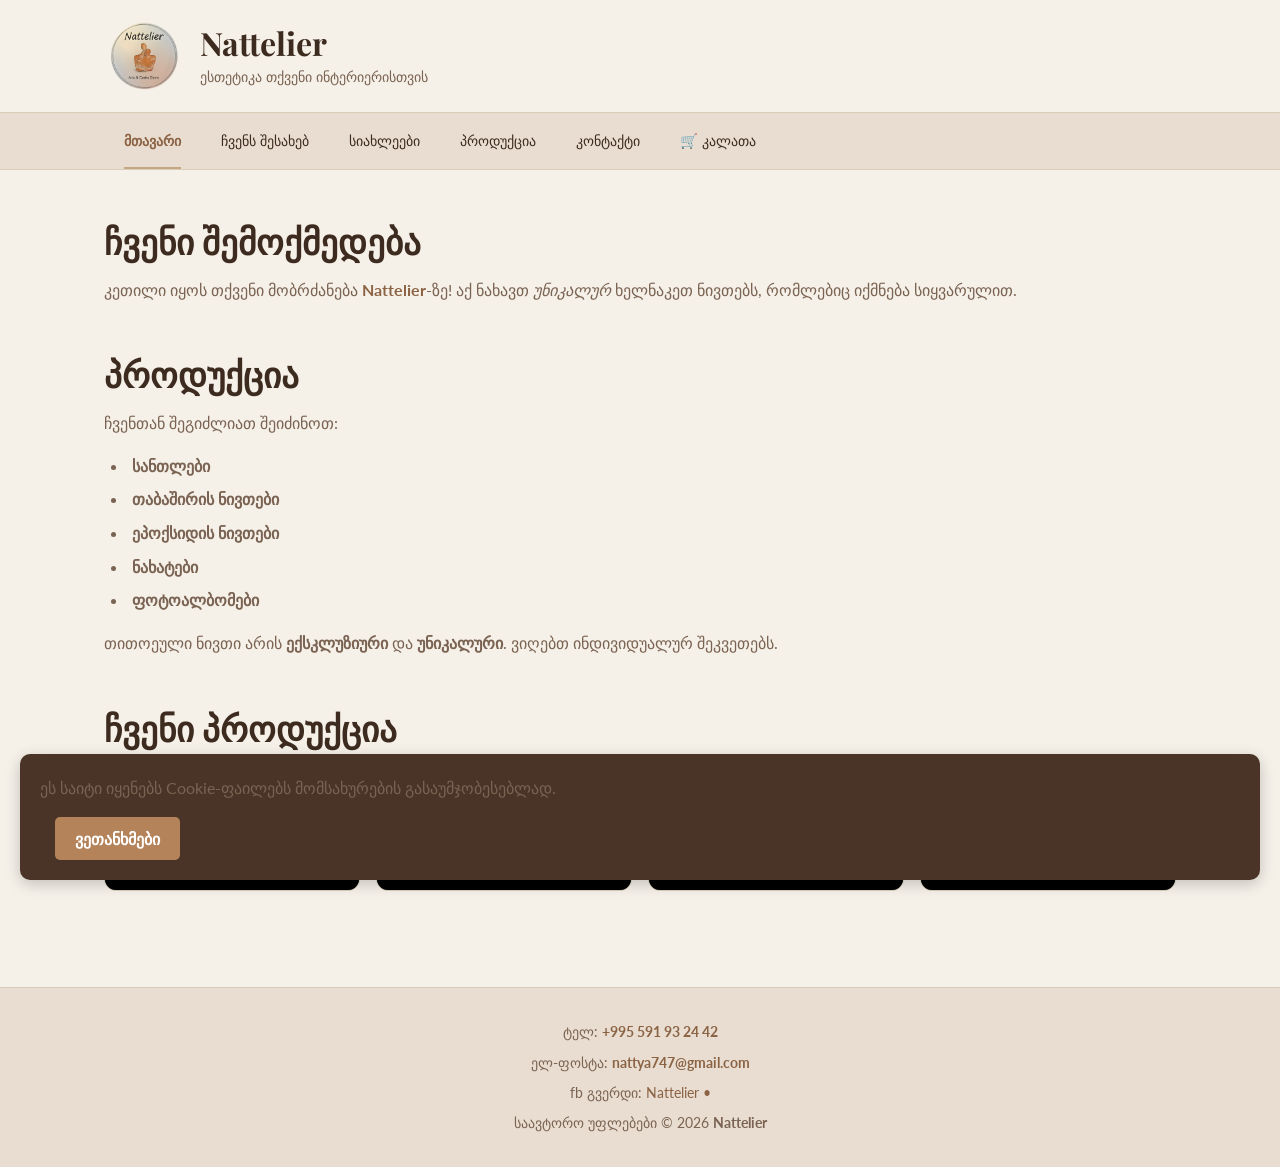
<file: index.html>
<!DOCTYPE html>
<html lang="ka">
<head>
    <meta charset="UTF-8">
    <meta name="viewport" content="width=device-width, initial-scale=1.0">
    <title>Nattelier - ხელნაკეთი ნივთები</title>
    <link rel="preconnect" href="https://fonts.googleapis.com">
    <link rel="preconnect" href="https://fonts.gstatic.com" crossorigin>
    <link href="https://fonts.googleapis.com/css2?family=Playfair+Display:wght@400;700&family=Lato:wght@400;700&display=swap" rel="stylesheet">
    <link rel="stylesheet" href="./styles/reset.css">
    <link rel="stylesheet" href="./styles/global.css">
    <link rel="icon" type="image/x-icon" href="./images/favicon.ico">
    <script type="module" src="./scripts/global.js"></script>
</head>
<body>
<header>
    <div class="header-inner">
        <a href="index.html">
            <img src="./images/logo.png" alt="Nattelier ლოგო">
        </a>
        <div>
            <h1>Nattelier</h1>
            <p>ესთეტიკა თქვენი ინტერიერისთვის</p>
        </div>
    </div>
</header>
    <nav>
        <div class="nav-inner">
            <button class="burger">☰</button>
            <ul>
                <li><a href="./index.html" class="active">მთავარი</a></li>
                <li><a href="./pages/about.html">ჩვენს შესახებ</a></li>
                <li><a href="./pages/news.html">სიახლეები</a></li>
                <li><a href="./pages/products.html">პროდუქცია</a></li>
                <li><a href="./pages/contact.html">კონტაქტი</a></li>
                <li><a href="#" class="cart-icon">🛒 კალათა</a></li>
            </ul>
        </div>
    </nav>
    <main>
        <section>
            <h2>ჩვენი შემოქმედება</h2>
            <p>
                კეთილი იყოს თქვენი მობრძანება 
                <strong><a href="https://www.facebook.com/share/1AroGSSLgT/?mibextid=wwXIfr" target="_blank">Nattelier</a></strong>-ზე!
                აქ ნახავთ <em>უნიკალურ</em> ხელნაკეთ ნივთებს, რომლებიც იქმნება სიყვარულით.
            </p>
        </section>
        <section>
            <h2>პროდუქცია</h2>
            <p>ჩვენთან შეგიძლიათ შეიძინოთ:</p>
            <ul>
                <li><strong>სანთლები</strong></li>
                <li><strong>თაბაშირის ნივთები</strong></li>
                <li><strong>ეპოქსიდის ნივთები</strong></li>
                <li><strong>ნახატები</strong></li>
                <li><strong>ფოტოალბომები</strong></li>
            </ul>
            <p>
                თითოეული ნივთი არის <strong>ექსკლუზიური</strong> და <strong>უნიკალური</strong>.
                ვიღებთ ინდივიდუალურ შეკვეთებს.
            </p>
        </section>
        <section>
            <h2>ჩვენი პროდუქცია</h2>
            <div class="video-grid">
                <video controls autoplay muted loop>
                    <source src="./videos/index/video1.mp4" type="video/mp4">
                </video>
                <video controls autoplay muted loop>
                    <source src="./videos/index/video2.mp4" type="video/mp4">
                </video>
                <video controls autoplay muted loop>
                    <source src="./videos/index/video3.mp4" type="video/mp4">
                </video>
                <video controls autoplay muted loop>
                    <source src="./videos/index/video4.mp4" type="video/mp4">
                </video>
            </div>
        </section>
    </main>
    <div id="cookie-banner" class="cookie-notice" style="display: none;">
        <p>ეს საიტი იყენებს Cookie-ფაილებს მომსახურების გასაუმჯობესებლად.</p>
        <button id="accept-cookies" class="cookie-btn">ვეთანხმები</button>
    </div>
    <footer>
        <div class="footer-inner">
            <p>ტელ: <a href="tel:+995591932442"><strong>+995 591 93 24 42</strong></a></p>
            <p>ელ-ფოსტა: <a href="mailto:nattya747@gmail.com"><strong>nattya747@gmail.com</strong></a></p>
            <p>
                fb გვერდი:
                <a href="https://www.facebook.com/share/1AroGSSLgT/?mibextid=wwXIfr" target="_blank">
                    Nattelier •
                </a>
            </p>
            <p>საავტორო უფლებები &copy; 2026 <strong>Nattelier</strong></p>
        </div>
    </footer>
    <button id="scroll-top" title="ზემოთ ასვლა">
        <img src="./images/arrow-up.svg" alt="ისარი">
    </button>
    <div id="cart-drawer" class="cart-drawer">
        <div class="cart-header">
            <h2>კალათა (<span id="cart-count">0</span>)</h2>
            <button id="close-cart" class="close-btn">&times;</button>
        </div>
        <div id="cart-items" class="cart-items-container">
            <p class="empty-msg">კალათა ცარიელია</p>
        </div>
        <div class="cart-footer">
            <div class="subtotal">
                <span>ჯამი:</span>
                <span id="cart-total">0 ₾</span>
            </div>
            <button class="checkout-btn">შეძენა</button>
        </div>
    </div>
    <div id="cart-overlay" class="cart-overlay"></div>
</body>
</html>
</file>
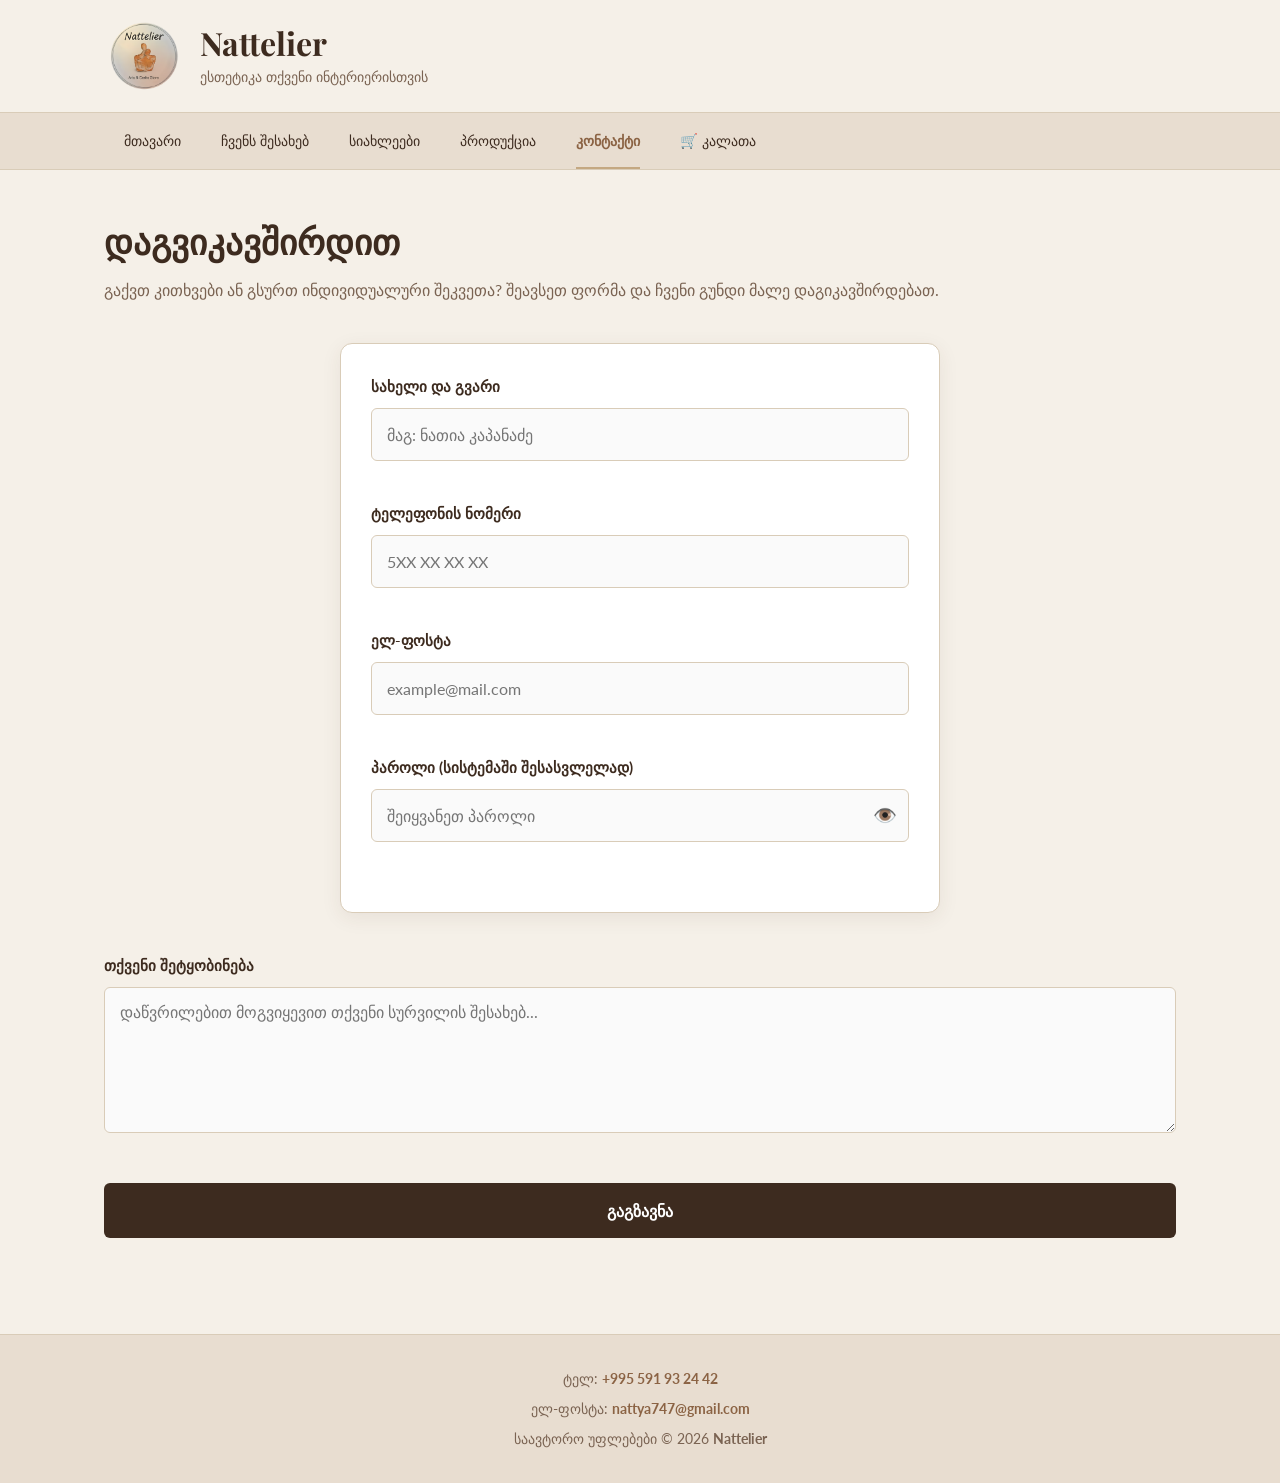
<file: pages/contact.html>
<!DOCTYPE html>
<html lang="ka">
<head>
    <meta charset="UTF-8">
    <meta name="viewport" content="width=device-width, initial-scale=1.0">
    <title>Nattelier - კონტაქტი</title>
    <link rel="preconnect" href="https://fonts.googleapis.com">
    <link rel="preconnect" href="https://fonts.gstatic.com" crossorigin>
    <link href="https://fonts.googleapis.com/css2?family=Playfair+Display:wght@400;700&family=Lato:wght@400;700&display=swap" rel="stylesheet">
    <link rel="stylesheet" href="../styles/reset.css">
    <link rel="stylesheet" href="../styles/global.css">
    <link rel="icon" type="image/x-icon" href="../images/favicon.ico">
    <script type="module" src="../scripts/global.js"></script>
</head>
<body>
    <header>
        <div class="header-inner">
            <a href="../index.html">
                <img src="../images/logo.png" alt="Nattelier ლოგო" width="130">
            </a>
            <div>
                <h1>Nattelier</h1>
                <p>ესთეტიკა თქვენი ინტერიერისთვის</p>
            </div>
        </div>
    </header>
    <nav>
        <div class="nav-inner">
            <button class="burger">☰</button>
            <ul>
                <li><a href="../index.html">მთავარი</a></li>
                <li><a href="./about.html">ჩვენს შესახებ</a></li>
                <li><a href="./news.html">სიახლეები</a></li>
                <li><a href="./products.html">პროდუქცია</a></li>
                <li><a href="./contact.html" class="active">კონტაქტი</a></li>
                <li><a href="#" class="cart-icon">🛒 კალათა</a></li>
            </ul>
        </div>
    </nav>
    <main class="container">
        <section class="contact-section">
            <div class="contact-header">
                <h2>დაგვიკავშირდით</h2>
                <p>გაქვთ კითხვები ან გსურთ ინდივიდუალური შეკვეთა? შეავსეთ ფორმა და ჩვენი გუნდი მალე დაგიკავშირდებათ.</p>
            </div>
            <div class="contact-wrapper">
                <form id="contact-form" novalidate>
                    <div class="form-group">
                        <label for="username">სახელი და გვარი</label>
                        <input type="text" id="username" placeholder="მაგ: ნათია კაპანაძე">
                        <small class="error-text"></small>
                    </div>
                    <div class="form-group">
                        <label for="phone">ტელეფონის ნომერი</label>
                        <input type="tel" id="phone" placeholder="5XX XX XX XX">
                        <small class="error-text"></small>
                    </div>
                    <div class="form-group">
                        <label for="email">ელ-ფოსტა</label>
                        <input type="email" id="email" placeholder="example@mail.com">
                        <small class="error-text"></small>
                    </div>
                    <data class="form-group password-wrapper">
                        <label for="password">პაროლი (სისტემაში შესასვლელად)</label>
                        <div class="input-container">
                            <input type="password" id="password" placeholder="შეიყვანეთ პაროლი">
                            <button type="button" id="togglePassword" class="toggle-btn">👁️</button>
                        </div>
                        <small class="error-text"></small>
                    </div>
                    <div class="form-group">
                        <label for="message">თქვენი შეტყობინება</label>
                        <textarea id="message" rows="5" placeholder="დაწვრილებით მოგვიყევით თქვენი სურვილის შესახებ..."></textarea>
                        <small class="error-text"></small>
                    </div>
                    <button type="submit" class="submit-btn">გაგზავნა</button>         
                    <div id="form-success" class="success-msg" style="display: none;"></div>
                </form>
            </div>
        </section>
    </main>
    <footer>
        <div class="footer-inner">
            <p>ტელ: <a href="tel:+995591932442"><strong>+995 591 93 24 42</strong></a></p>
            <p>ელ-ფოსტა: <a href="mailto:nattya747@gmail.com"><strong>nattya747@gmail.com</strong></a></p>
            <p>საავტორო უფლებები &copy; 2026 <strong>Nattelier</strong></p>
        </div>
    </footer>
    <button id="scroll-top" title="ზემოთ ასვლა">
        <img src="../images/arrow-up.svg" alt="ისარი">
    </button>
    <div id="cart-drawer" class="cart-drawer">
        <div class="cart-header">
            <h2>კალათა (<span id="cart-count">0</span>)</h2>
            <button id="close-cart" class="close-btn">&times;</button>
        </div>
        <div id="cart-items" class="cart-items-container">
            <p class="empty-msg">კალათა ცარიელია</p>
        </div>
        <div class="cart-footer">
            <div class="subtotal">
                <span>ჯამი:</span>
                <span id="cart-total">0 ₾</span>
            </div>
            <button class="checkout-btn">შეძენა</button>
        </div>
    </div>
    <div id="cart-overlay" class="cart-overlay"></div>
</body>
</html>
</file>
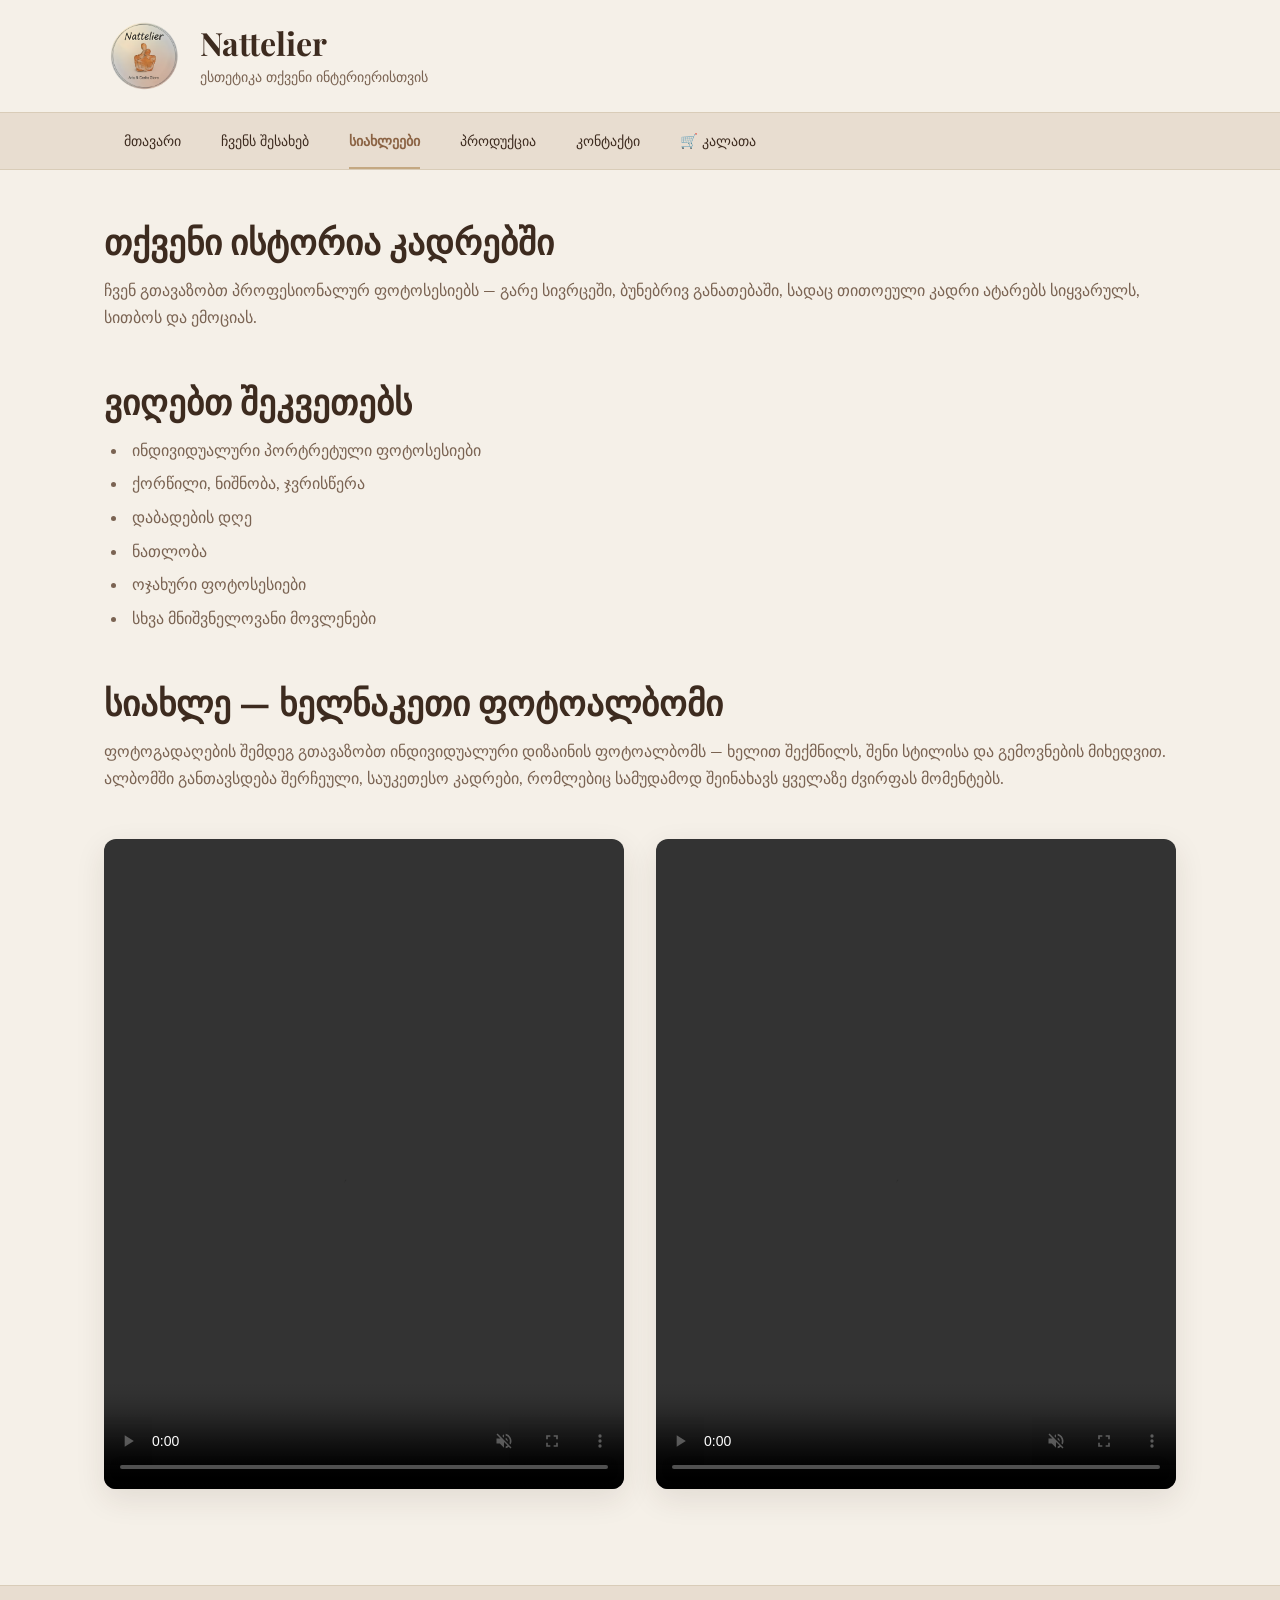
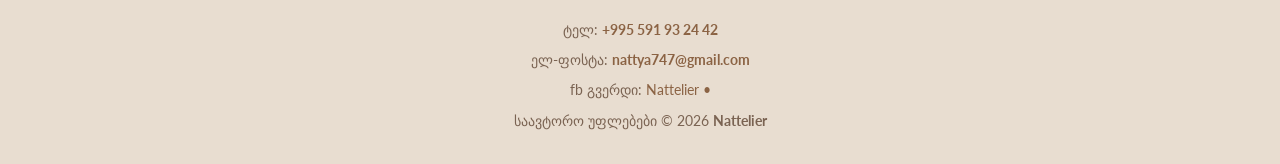
<file: pages/news.html>
<!DOCTYPE html>
<html lang="ka">
<head>
    <meta charset="UTF-8">
    <meta name="viewport" content="width=device-width, initial-scale=1.0">
    <title>Nattelier - სიახლეები</title>
    <link rel="preconnect" href="https://fonts.googleapis.com">
    <link rel="preconnect" href="https://fonts.gstatic.com" crossorigin>
    <link href="https://fonts.googleapis.com/css2?family=Playfair+Display:wght@400;700&family=Lato:wght@400;700&display=swap" rel="stylesheet">
    <link rel="stylesheet" href="../styles/reset.css">
    <link rel="stylesheet" href="../styles/global.css">
    <link rel="icon" type="image/x-icon" href="../images/favicon.ico">
    <script type="module" src="../scripts/global.js"></script>
</head>
<body>
    <header>
        <div class="header-inner">
            <a href="../index.html">
                <img src="../images/logo.png" alt="Nattelier ლოგო">
            </a>
            <div>
                <h1>Nattelier</h1>
                <p>ესთეტიკა თქვენი ინტერიერისთვის</p>
            </div>
        </div>
    </header>
    <nav>
        <div class="nav-inner">
            <button class="burger">☰</button>
            <ul>
                <li><a href="../index.html">მთავარი</a></li>
                <li><a href="./about.html">ჩვენს შესახებ</a></li>
                <li><a href="./news.html" class="active">სიახლეები</a></li>
                <li><a href="./products.html">პროდუქცია</a></li>
                <li><a href="./contact.html">კონტაქტი</a></li>
                <li><a href="#" class="cart-icon">🛒 კალათა</a></li>
            </ul>
        </div>
    </nav>
    <main>
        <section>
            <h2>თქვენი ისტორია კადრებში</h2>
            <p>
                ჩვენ გთავაზობთ პროფესიონალურ ფოტოსესიებს — გარე სივრცეში, ბუნებრივ განათებაში,
                სადაც თითოეული კადრი ატარებს სიყვარულს, სითბოს და ემოციას.
            </p>
        </section>
        <section>
            <h2>ვიღებთ შეკვეთებს</h2>
            <ul>
                <li>ინდივიდუალური პორტრეტული ფოტოსესიები</li>
                <li>ქორწილი, ნიშნობა, ჯვრისწერა</li>
                <li>დაბადების დღე</li>
                <li>ნათლობა</li>
                <li>ოჯახური ფოტოსესიები</li>
                <li>სხვა მნიშვნელოვანი მოვლენები</li>
            </ul>
        </section>
        <section>
            <h2>სიახლე — ხელნაკეთი ფოტოალბომი</h2>
            <p>
                ფოტოგადაღების შემდეგ გთავაზობთ ინდივიდუალური დიზაინის ფოტოალბომს — ხელით შექმნილს,
                შენი სტილისა და გემოვნების მიხედვით. ალბომში განთავსდება შერჩეული, საუკეთესო კადრები,
                რომლებიც სამუდამოდ შეინახავს ყველაზე ძვირფას მომენტებს.
            </p>
            <div class="video-grid-two">
                <div class="video-wrapper">
                    <video controls autoplay muted loop>
                        <source src="../videos/news/album.mp4" type="video/mp4">
                    </video>
                </div>
                
                <div class="video-wrapper">
                    <video controls autoplay muted loop>
                        <source src="../videos/news/album1.mp4" type="video/mp4">
                    </video>
                </div>
            </div>
        </section>
    </main>
    <footer>
        <div class="footer-inner">
            <p>ტელ: <a href="tel:+995591932442"><strong>+995 591 93 24 42</strong></a></p>
            <p>ელ-ფოსტა: <a href="mailto:nattya747@gmail.com"><strong>nattya747@gmail.com</strong></a></p>
            <p>
                fb გვერდი:
                <a href="https://www.facebook.com/share/1AroGSSLgT/?mibextid=wwXIfr" target="_blank">
                    Nattelier •
                </a>
            </p>
            <p>საავტორო უფლებები &copy; 2026 <strong>Nattelier</strong></p>
        </div>
    </footer>
    <button id="scroll-top" title="ზემოთ ასვლა">
        <img src="../images/arrow-up.svg" alt="ისარი">
    </button>
    <div id="cart-drawer" class="cart-drawer">
        <div class="cart-header">
            <h2>კალათა (<span id="cart-count">0</span>)</h2>
            <button id="close-cart" class="close-btn">&times;</button>
        </div>
        <div id="cart-items" class="cart-items-container">
            <p class="empty-msg">კალათა ცარიელია</p>
        </div>
        <div class="cart-footer">
            <div class="subtotal">
                <span>ჯამი:</span>
                <span id="cart-total">0 ₾</span>
            </div>
            <button class="checkout-btn">შეძენა</button>
        </div>
    </div>
    <div id="cart-overlay" class="cart-overlay"></div>
</body>
</html>
</file>
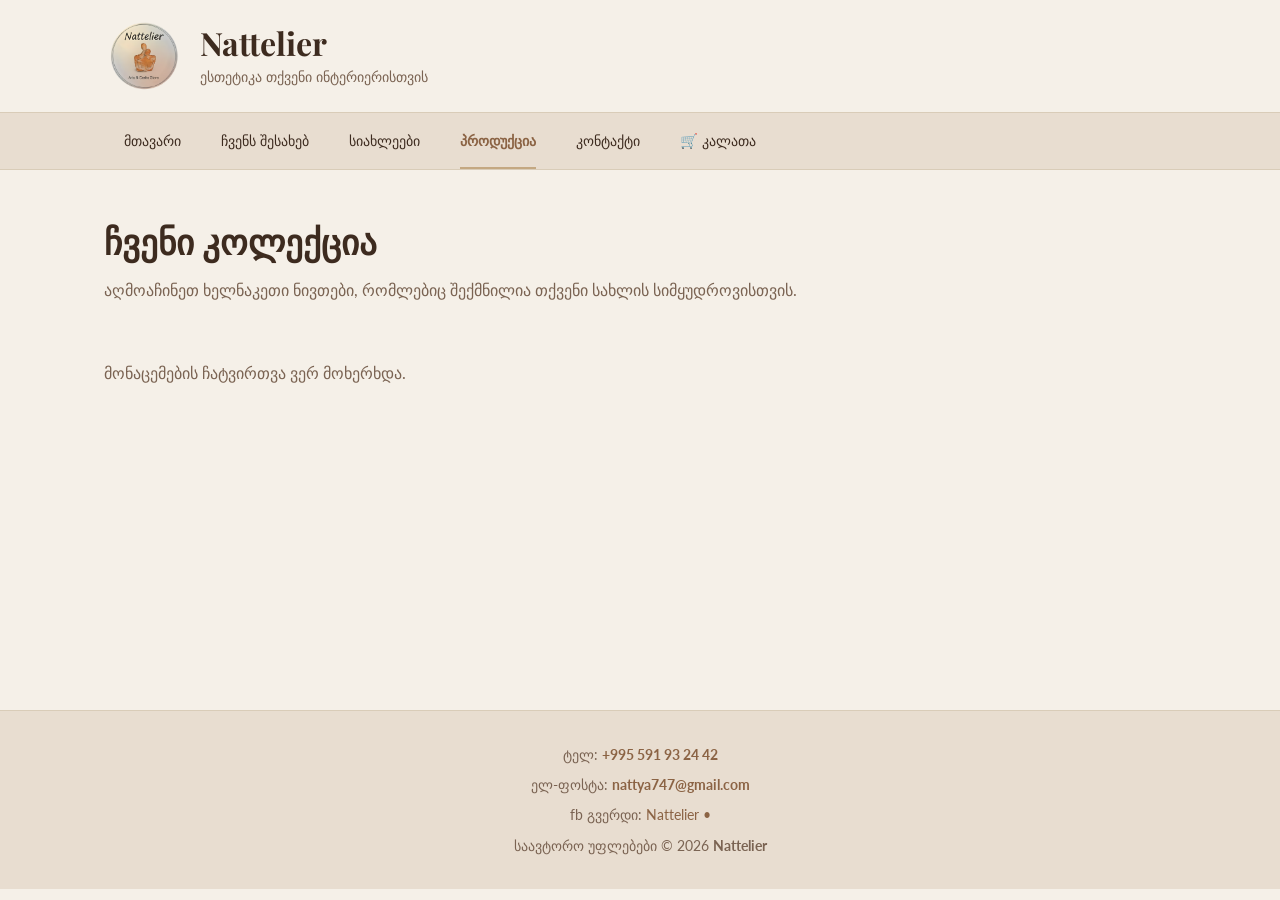
<file: pages/products.html>
<!DOCTYPE html>
<html lang="ka">
<head>
    <meta charset="UTF-8">
    <meta name="viewport" content="width=device-width, initial-scale=1.0">
    <title>Nattelier - პროდუქცია</title>
    <link rel="preconnect" href="https://fonts.googleapis.com">
    <link rel="preconnect" href="https://fonts.gstatic.com" crossorigin>
    <link href="https://fonts.googleapis.com/css2?family=Playfair+Display:wght@400;700&family=Lato:wght@400;700&display=swap" rel="stylesheet">
    <link rel="stylesheet" href="../styles/reset.css">
    <link rel="stylesheet" href="../styles/global.css">
    <link rel="icon" type="image/x-icon" href="../images/favicon.ico">
    <script type="module" src="../scripts/global.js"></script>
</head>
<body>
    <header>
        <div class="header-inner">
            <a href="../index.html">
                <img src="../images/logo.png" alt="Nattelier ლოგო" width="130">
            </a>
            <div>
                <h1>Nattelier</h1>
                <p>ესთეტიკა თქვენი ინტერიერისთვის</p>
            </div>
        </div>
    </header>
    <nav>
        <div class="nav-inner">
            <button class="burger">☰</button>
            <ul>
                <li><a href="../index.html">მთავარი</a></li>
                <li><a href="./about.html">ჩვენს შესახებ</a></li>
                <li><a href="./news.html">სიახლეები</a></li>
                <li><a href="./products.html" class="active">პროდუქცია</a></li>
                <li><a href="./contact.html">კონტაქტი</a></li>
                <li><a href="#" class="cart-icon">🛒 კალათა</a></li>
            </ul>
        </div>
    </nav>
    <main>
        <section class="products-section">
            <h2>ჩვენი კოლექცია</h2>
            <p>აღმოაჩინეთ ხელნაკეთი ნივთები, რომლებიც შექმნილია თქვენი სახლის სიმყუდროვისთვის.</p>
            
            <div id="products-container" class="products-grid">
                <div class="loading-spinner">იტვირთება...</div>
            </div>
        </section>
    </main>
    <footer>
        <div class="footer-inner">
            <p>ტელ: <a href="tel:+995591932442"><strong>+995 591 93 24 42</strong></a></p>
            <p>ელ-ფოსტა: <a href="mailto:nattya747@gmail.com"><strong>nattya747@gmail.com</strong></a></p>
            <p>
                fb გვერდი:
                <a href="https://www.facebook.com/share/1AroGSSLgT/?mibextid=wwXIfr" target="_blank">
                    Nattelier •
                </a>
            </p>
            <p>საავტორო უფლებები &copy; 2026 <strong>Nattelier</strong></p>
        </div>
    </footer>
    <button id="scroll-top" title="ზემოთ ასვლა">
        <img src="../images/arrow-up.svg" alt="ისარი">
    </button>
    <div id="cart-drawer" class="cart-drawer">
        <div class="cart-header">
            <h2>კალათა (<span id="cart-count">0</span>)</h2>
            <button id="close-cart" class="close-btn">&times;</button>
        </div>
        <div id="cart-items" class="cart-items-container">
            <p class="empty-msg">კალათა ცარიელია</p>
        </div>
        <div class="cart-footer">
            <div class="subtotal">
                <span>ჯამი:</span>
                <span id="cart-total">0 ₾</span>
            </div>
            <button class="checkout-btn">შეძენა</button>
        </div>
    </div>
    <div id="cart-overlay" class="cart-overlay"></div>
</body>
</html>
</file>
<file: styles/global.css>
/* ==========================================================================
   VARIABLES
   ========================================================================== */
:root {
    --color-bg:          #F5F0E8;
    --color-bg-alt:      #E8DDD0;
    --color-accent:      #C4A882;
    --color-hover:       #8B6344;
    --color-text:        #3D2B1F;
    --color-text-muted:  #7A6352;
    --color-border:      #D9CCB8;
    --color-white:       #FFFFFF;

    --font-heading: 'Playfair Display', serif;
    --font-body:    'Lato', sans-serif;

    --radius-sm: 6px;
    --radius-md: 12px;
    --radius-lg: 20px;

    --transition: 0.3s ease;

    --max-width: 1200px;
    --padding-x: 4rem;
}

/* ==========================================================================
   index page
   ========================================================================== */

body {
    font-family: var(--font-body);
    font-size: 16px;
    line-height: 1.7;
    color: var(--color-text);
    background-color: var(--color-bg);
}

h1, h2, h3, h4 {
    font-family: var(--font-heading);
    font-weight: 700;
    line-height: 1.3;
    color: var(--color-text);
    margin-bottom: 0.75rem;
}

h1 { font-size: 3.2rem; }
h2 { font-size: 2.2rem; }
h3 { font-size: 1.5rem; }

p {
    color: var(--color-text-muted);
    margin-bottom: 1rem;
}

p:last-child {
    margin-bottom: 0;
}

/* header */
header {
    background-color: var(--color-bg);
    border-bottom: 1px solid var(--color-border);
}

.header-inner {
    max-width: var(--max-width);
    margin: 0 auto;
    padding: 1rem var(--padding-x);
    display: flex;
    align-items: center;
    gap: 1rem;
}

header img {
    width: 80px;
    height: auto;
    transition: opacity var(--transition);
}

header img:hover {
    opacity: 0.8;
}

header div h1 {
    font-size: 2rem;
    margin-bottom: 0.1rem;
}

header div p {
    font-size: 0.875rem;
    color: var(--color-text-muted);
    margin: 0;
}

/* nav */
nav {
    background-color: var(--color-bg-alt);
    border-bottom: 1px solid var(--color-border);
    position: sticky;
    top: 0;
    z-index: 100;
}

.nav-inner {
    max-width: var(--max-width);
    margin: 0 auto;
    padding: 0 var(--padding-x);
    display: flex;
    align-items: center;
}

nav ul {
    display: flex;
}

nav ul li a {
    display: block;
    padding: 1rem 1.25rem;
    font-size: 0.9rem;
    color: var(--color-text);
    transition: color var(--transition), background-color var(--transition);
    position: relative;
}

nav ul li a::after {
    content: '';
    position: absolute;
    bottom: 0;
    left: 1.25rem;
    right: 1.25rem;
    height: 2px;
    background-color: var(--color-accent);
    transform: scaleX(0);
    transition: transform var(--transition);
}

nav ul li a:hover {
    color: var(--color-hover);
    background-color: rgba(196, 168, 130, 0.1);
}

nav ul li a:hover::after,
nav ul li a.active::after {
    transform: scaleX(1);
}

nav ul li a.active {
    color: var(--color-hover);
    font-weight: 700;
}

.burger {
    display: none;
    font-size: 1.5rem;
    color: var(--color-text);
    padding: 0.75rem 0;
    transition: color var(--transition);
}

.burger:hover {
    color: var(--color-hover);
}

/* main */
main {
    min-height: 60vh;
    max-width: var(--max-width);
    margin: 0 auto;
    padding: 3rem var(--padding-x);
}

section {
    margin-bottom: 3rem;
}

/* ბმულები main-ში */
main a {
    color: var(--color-hover);
    transition: color var(--transition);
}

main a:hover {
    color: var(--color-accent);
    text-decoration: underline;
}

/* სიები main-ში */
main ul {
    list-style: disc;
    padding-left: 1.5rem;
    margin-bottom: 1rem;
}

main ul li {
    color: var(--color-text-muted);
    margin-bottom: 0.4rem;
    padding-left: 0.25rem;
}

/* video grid */
.video-grid {
    display: grid;
    grid-template-columns: repeat(4, 1fr);
    gap: 1rem;
    margin-bottom: 3rem;
}

.video-grid video {
    width: 100%;
    border-radius: var(--radius-md);
    border: 1px solid var(--color-border);
    background-color: var(--color-bg-alt);
}

.video-grid video:hover {
    transform: translateY(-5px);
}

.video-grid-two {
    display: grid;
    grid-template-columns: repeat(2, 1fr);
    gap: 2rem;
    margin: 3rem auto;
}

.video-wrapper {
    overflow: hidden;
    border-radius: var(--radius-md);
    box-shadow: 0 10px 30px rgba(61, 43, 31, 0.1);
    transition: transform var(--transition);
}

.video-wrapper:hover {
    transform: translateY(-5px);
}

.video-grid-two video {
    width: 100%;
    display: block;
    aspect-ratio: 4 / 5;
    object-fit: cover;
    border: none;
}

/* Cookie Banner */
.cookie-notice {
    position: fixed;
    bottom: 20px;
    left: 20px;
    right: 20px;
    background: #4a3427;
    color: white;
    padding: 20px;
    display: flex;
    justify-content: space-between;
    align-items: center;
    border-radius: 10px;
    z-index: 1000;
    box-shadow: 0 4px 15px rgba(0,0,0,0.2);
}

.cookie-btn {
    background: #b5835a;
    color: white;
    border: none;
    padding: 8px 20px;
    border-radius: 5px;
    cursor: pointer;
    font-weight: bold;
    margin-left: 15px;
}

.cookie-btn:hover {
    background: #d1c8c1;
    color: #4a3427;
}

/* ==========================================================================
   about page
   ========================================================================== */
.contact-cards {
    display: grid;
    grid-template-columns: repeat(4, 1fr);
    gap: 1rem;
    margin-top: 1.5rem;
}

.contact-card {
    background-color: var(--color-white);
    border: 1px solid var(--color-border);
    border-radius: var(--radius-md);
    padding: 1.25rem 1rem;
    display: flex;
    flex-direction: column;
    align-items: center;
    gap: 0.5rem;
    text-align: center;
    color: var(--color-text);
    transition: transform var(--transition), box-shadow var(--transition), border-color var(--transition);
}

.contact-card:hover {
    transform: translateY(-3px);
    border-color: var(--color-accent);
    box-shadow: 0 4px 16px rgba(139, 99, 68, 0.12);
    text-decoration: none;
}

.contact-card__icon {
    font-size: 1.5rem;
    width: 44px;
    height: 44px;
    border-radius: 50%;
    background-color: var(--color-bg-alt);
    display: flex;
    align-items: center;
    justify-content: center;
}

.contact-card__label {
    font-weight: 700;
    font-size: 0.9rem;
    color: var(--color-text);
}

.contact-card__value {
    font-size: 0.8rem;
    color: var(--color-text-muted);
}

/* footer */
footer {
    background-color: var(--color-bg-alt);
    border-top: 1px solid var(--color-border);
}

.footer-inner {
    max-width: var(--max-width);
    margin: 0 auto;
    padding: 2rem var(--padding-x);
    text-align: center;
}

footer p {
    font-size: 0.875rem;
    color: var(--color-text-muted);
    margin-bottom: 0.4rem;
}

footer p:last-child {
    margin-bottom: 0;
}

footer a {
    color: var(--color-hover);
    transition: color var(--transition);
}

footer a:hover {
    color: var(--color-accent);
}

/* scroll to top */
#scroll-top {
    position: fixed;
    bottom: 30px;
    right: 30px;
    width: 50px;
    height: 50px;
    background-color: var(--color-accent);
    border: none;
    border-radius: 50%;
    cursor: pointer;
    display: none;
    align-items: center;
    justify-content: center;
    box-shadow: 0 4px 12px rgba(0, 0, 0, 0.15);
    transition: all 0.3s ease;
    z-index: 1000;
}

#scroll-top:hover {
    background-color: var(--color-hover);
    transform: translateY(-5px);
    box-shadow: 0 6px 16px rgba(0, 0, 0, 0.2);
}

#scroll-top img {
    width: 20px;
    height: 20px;
    filter: brightness(0) invert(1);
}

/* shopping cart */
.cart-drawer {
    position: fixed;
    top: 0;
    right: -400px;
    width: 350px;
    height: 100%;
    background-color: #fdfaf5;
    box-shadow: -5px 0 15px rgba(0,0,0,0.1);
    z-index: 1001;
    transition: right 0.3s ease-in-out;
    display: flex;
    flex-direction: column;
    visibility: visible;
}

.cart-drawer.active {
    right: 0;
}

.cart-overlay {
    position: fixed;
    top: 0;
    left: 0;
    width: 100%;
    height: 100%;
    background: rgba(0,0,0,0.5);
    display: none;
    z-index: 1000;
}

.cart-overlay.active {
    display: block;
}

/* design details */
.cart-header {
    padding: 20px;
    border-bottom: 1px solid #eee;
    display: flex;
    justify-content: space-between;
    align-items: center;
}

.close-btn {
    font-size: 30px;
    background: none;
    border: none;
    cursor: pointer;
}

.cart-items-container {
    flex-grow: 1;
    padding: 20px;
    overflow-y: auto;
}

.cart-footer {
    padding: 20px;
    background: #fff;
    border-top: 1px solid #eee;
}

.checkout-btn {
    width: 100%;
    padding: 15px;
    background-color: #5a4633;
    color: white;
    border: none;
    border-radius: 8px;
    cursor: pointer;
    font-size: 16px;
}

.checkout-btn:hover {
    background-color: #453526;
}

/* ==========================================================================
   products page
   ========================================================================== */
.products-grid {
    display: grid;
    grid-template-columns: repeat(auto-fill, minmax(280px, 1fr));
    gap: 30px;
    padding: 40px 0;
}

.product-card {
    background: #fff;
    border-radius: 12px;
    border: 1px solid #e0e0e0;
    overflow: hidden;
    transition: transform 0.3s ease, box-shadow 0.3s ease;
    display: flex;
    flex-direction: column;
}

.product-card:hover {
    transform: translateY(-8px);
    box-shadow: 0 10px 20px rgba(0,0,0,0.08);
}

.product-card__img img {
    width: 100%;
    height: 250px;
    object-fit: cover;
    border-bottom: 1px solid #f0f0f0;
}

.product-card__content {
    padding: 20px;
    flex-grow: 1;
    display: flex;
    flex-direction: column;
    justify-content: space-between;
}

.product-card__content h3 {
    font-family: 'Playfair Display', serif;
    font-size: 1.3rem;
    margin-bottom: 10px;
    color: #4a3427;
}

.product-card__content p {
    font-size: 0.95rem;
    color: #666;
    line-height: 1.4;
    margin-bottom: 15px;
}

.product-card__footer {
    display: flex;
    justify-content: space-between;
    align-items: center;
    margin-top: auto;
}

.product-card__footer .price {
    font-weight: 700;
    color: #b5835a;
    font-size: 1.1rem;
}

.order-btn {
    background: #4a3427;
    color: white;
    border: none;
    padding: 8px 15px;
    border-radius: 5px;
    cursor: pointer;
    transition: background 0.2s;
}

.order-btn:hover {
    background: #b5835a;
}

/* Responsive Fixes */
@media (max-width: 480px) {
    .products-grid {
        grid-template-columns: 1fr;
    }
}

/* ==========================================================================
   contact page
   ========================================================================== */
/* main container */
.contact-wrapper {
    max-width: 600px;
    margin: 40px auto;
    padding: 30px;
    background-color: var(--color-white, #ffffff);
    border-radius: var(--radius-md, 12px);
    box-shadow: 0 5px 20px rgba(74, 52, 39, 0.08);
    border: 1px solid var(--color-border, #e0e0e0);
}

/* form group */
.form-group {
    margin-bottom: 20px;
    display: flex;
    flex-direction: column;
    align-items: flex-start;
}

/* label style */
.form-group label {
    font-family: var(--font-lato, 'Lato', sans-serif);
    font-size: 0.95rem;
    font-weight: 700;
    color: var(--color-text, #4a3427);
    margin-bottom: 8px;
}

/* general style - all input and textarea */
.form-group input,
.form-group textarea {
    width: 100%;
    padding: 12px 15px;
    font-family: inherit;
    font-size: 1rem;
    border: 1px solid var(--color-border, #d1c8c1);
    border-radius: var(--radius-sm, 6px);
    background-color: #fafafa;
    transition: border-color var(--transition, 0.3s ease), box-shadow var(--transition, 0.3s ease);
    box-sizing: border-box;
}

/* focus */
.form-group input:focus,
.form-group textarea:focus {
    outline: none;
    border-color: var(--color-hover, #b5835a);
    box-shadow: 0 0 0 3px rgba(181, 131, 90, 0.15); 
    background-color: #ffffff;
}

/* textarea */
.form-group textarea {
    resize: vertical;
    min-height: 120px;
    line-height: 1.5;
}

/* password container */
.password-wrapper .input-container {
    width: 100%;
    position: relative;
}

/* password toogle button */
.toggle-btn {
    position: absolute;
    right: 12px;
    top: 50%;
    transform: translateY(-50%);
    background: none;
    border: none;
    cursor: pointer;
    font-size: 1.2rem;
    padding: 0;
    color: #8c7e75;
    z-index: 2;
}

.toggle-btn:hover {
    color: var(--color-hover, #b5835a);
}

/* error text */
.error-text {
    font-size: 0.8rem;
    color: #e74c3c;
    margin-top: 5px;
    height: 15px;
    display: block;
}

/* submit button styles */
.submit-btn {
    display: inline-block;
    width: 100%;
    padding: 14px 20px;
    background-color: var(--color-text, #4a3427);
    color: var(--color-white, #ffffff);
    font-family: var(--font-lato, 'Lato', sans-serif);
    font-size: 1rem;
    font-weight: 700;
    border: none;
    border-radius: var(--radius-sm, 6px);
    cursor: pointer;
    transition: background-color var(--transition, 0.3s ease), transform 0.1s ease;
    text-align: center;
    margin-top: 10px;
}

/* hover effect */
.submit-btn:hover {
    background-color: var(--color-hover, #b5835a);
}

/* click effect */
.submit-btn:active {
    transform: translateY(1px);
}

/* success message */
.success-msg {
    margin-top: 20px;
    padding: 15px;
    background-color: #e8f8f5;
    border: 1px solid #c3e6cb;
    border-radius: 6px;
    color: #155724;
    font-size: 0.95rem;
    text-align: center;
    font-weight: bold;
}

/* Responsive Fixes */
@media (max-width: 480px) {
    .contact-wrapper {
        padding: 20px;
        margin: 20px 10px;
    }
}

/* ==========================================================================
   MOBILE NAVIGATION (Burger Menu)
   ========================================================================== */

/* 1. Desktop styles - hidden */
.burger {
    display: none;
    background: none;
    border: none;
    font-size: 2rem;
    color: var(--color-text);
    cursor: pointer;
    padding: 10px;
}

/* 2. Mobile styles (max 768px width) */
@media (max-width: 768px) {
    .burger {
        display: block;
    }

    .nav-inner ul {
        display: none;
        flex-direction: column;
        position: absolute;
        top: 100%;
        left: 0;
        width: 100%;
        background-color: var(--color-bg-alt);
        padding: 20px 0;
        box-shadow: 0 5px 10px rgba(0,0,0,0.1);
        z-index: 100;
    }

    .nav-inner ul li {
        margin: 10px 0;
        text-align: center;
    }

    /* 3. class for active menu */
    .nav-inner ul.active {
        display: flex;
    }
}

/* ================================ 
RESPONSIVE DESIGN
=================================== */
/* 1024px */
@media (max-width: 1024px) {
    :root { --padding-x: 3rem; }

    h1 { font-size: 2.8rem; }
    h2 { font-size: 2rem; }
    h3 { font-size: 1.3rem; }

    header div h1 { font-size: 1.8rem; }

    .video-grid {
        grid-template-columns: repeat(2, 1fr);
    }

    .contact-cards {
        grid-template-columns: repeat(4, 1fr);
    }
}

/* 768px */
@media (max-width: 768px) {
    :root { --padding-x: 2rem; }

    h1 { font-size: 2.2rem; }
    h2 { font-size: 1.8rem; }
    h3 { font-size: 1.2rem; }

    header div h1 { font-size: 1.5rem; }

    nav { position: relative; }

    .burger { display: block; }

    nav ul {
        display: none;
        flex-direction: column;
        background-color: var(--color-bg-alt);
        border-top: 1px solid var(--color-border);
    }

    nav ul.open { display: flex; }

    nav ul li a {
        padding: 0.875rem 1rem;
        border-bottom: 1px solid var(--color-border);
    }

    nav ul li a::after { display: none; }

    .video-grid {
        grid-template-columns: repeat(2, 1fr);
    }

    .contact-cards {
        grid-template-columns: repeat(2, 1fr);
    }
}

/* 480px */
@media (max-width: 480px) {
    :root { --padding-x: 1.5rem; }

    h1 { font-size: 1.8rem; }
    h2 { font-size: 1.5rem; }
    h3 { font-size: 1.1rem; }

    header img { width: 60px; }
    header div h1 { font-size: 1.3rem; }

    .video-grid {
        grid-template-columns: 1fr;
    }

    .contact-cards {
        grid-template-columns: repeat(2, 1fr);
    }

    #scroll-top {
        bottom: 1.25rem;
        right: 1.25rem;
    }
}

/* 320px */
@media (max-width: 320px) {
    :root { --padding-x: 1rem; }

    h1 { font-size: 1.5rem; }
    h2 { font-size: 1.3rem; }
    h3 { font-size: 1rem; }

    header img { width: 50px; }
    header div h1 { font-size: 1.1rem; }
    header div p  { font-size: 0.75rem; }

    .contact-cards {
        grid-template-columns: 1fr;
    }
}
</file>
